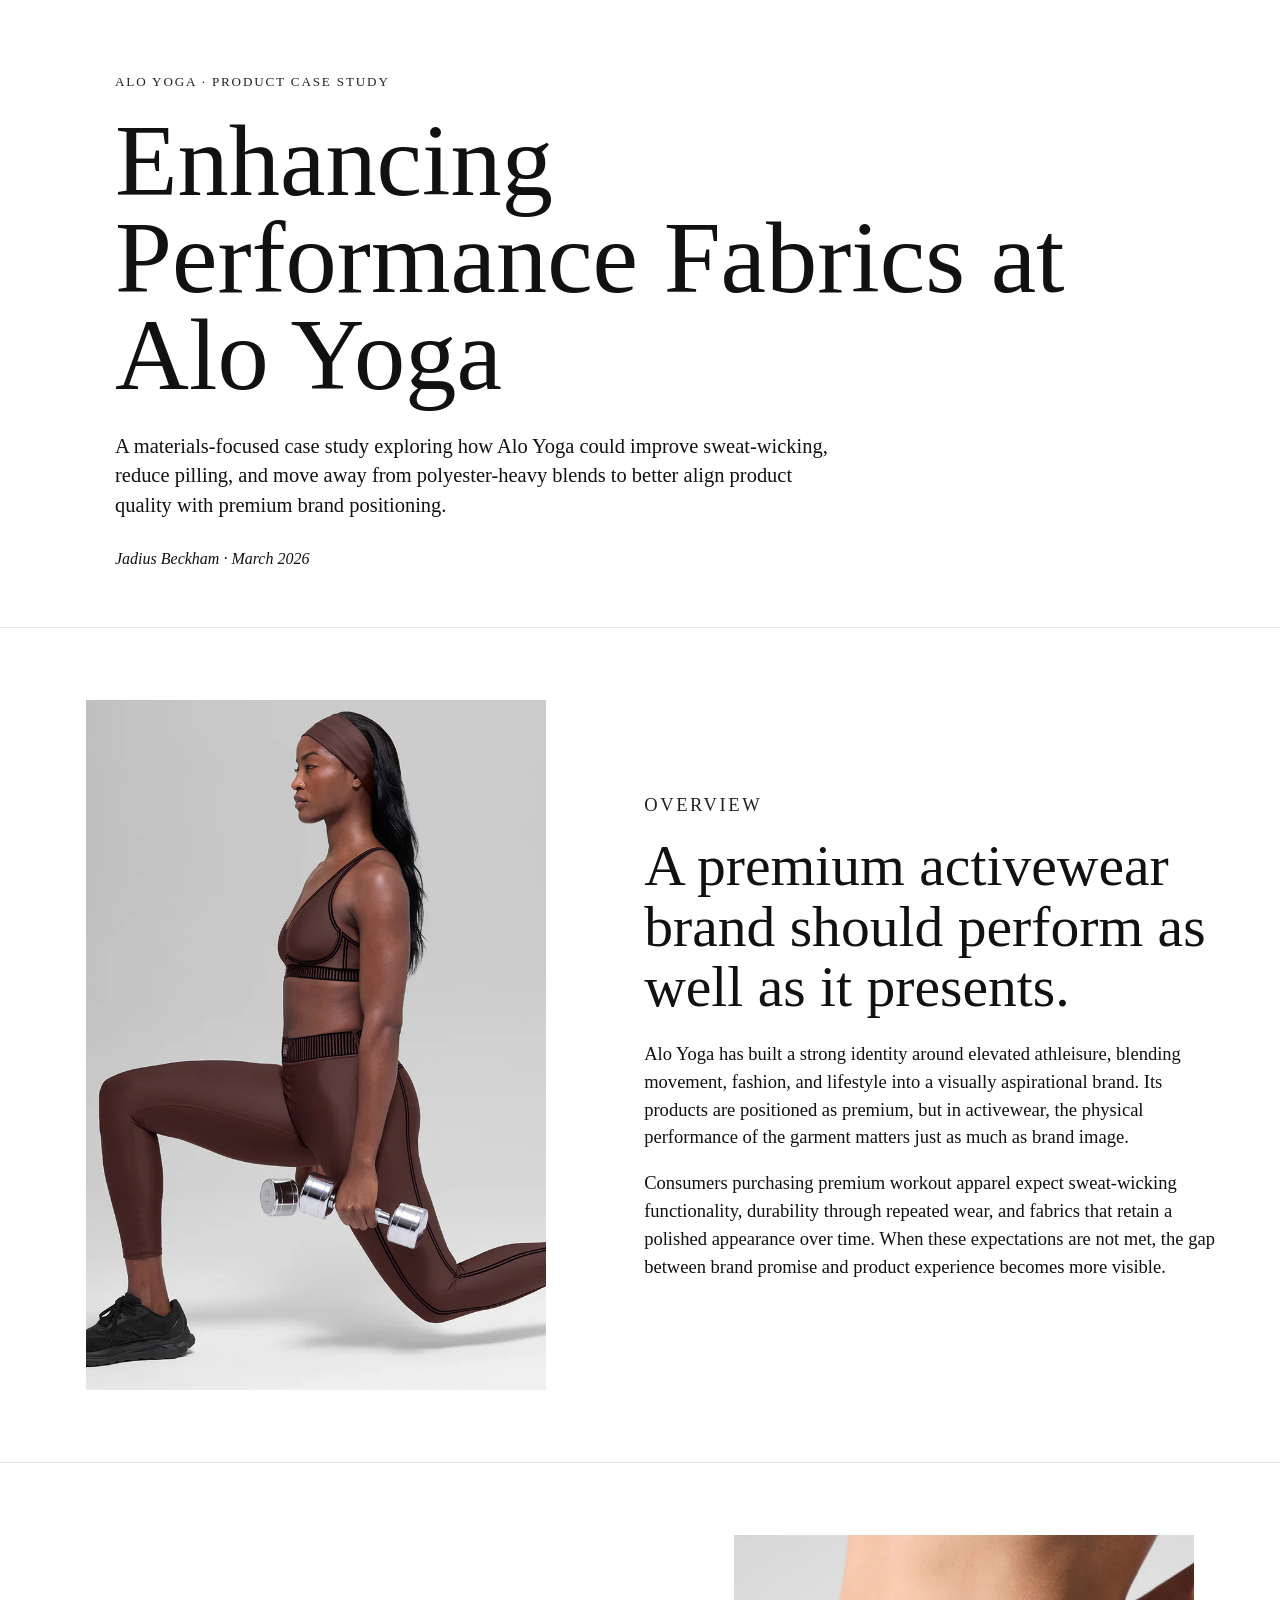
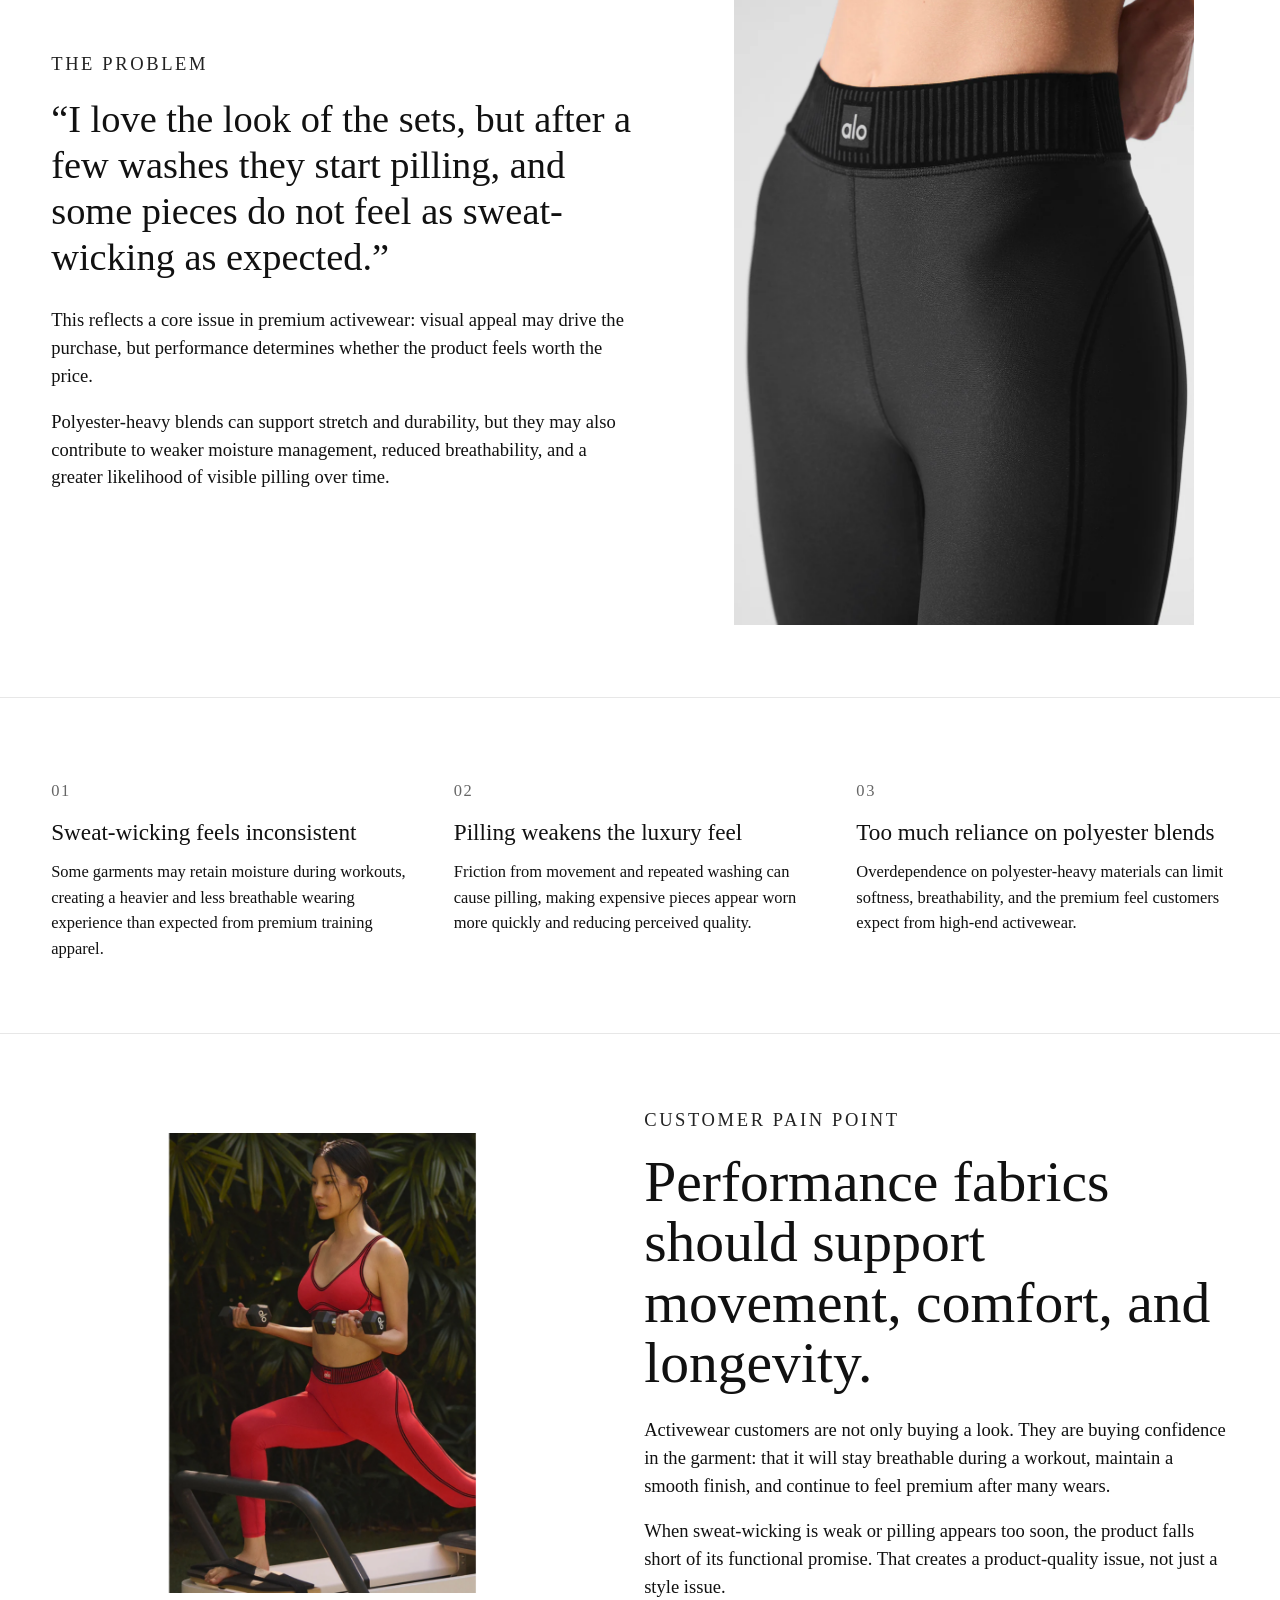
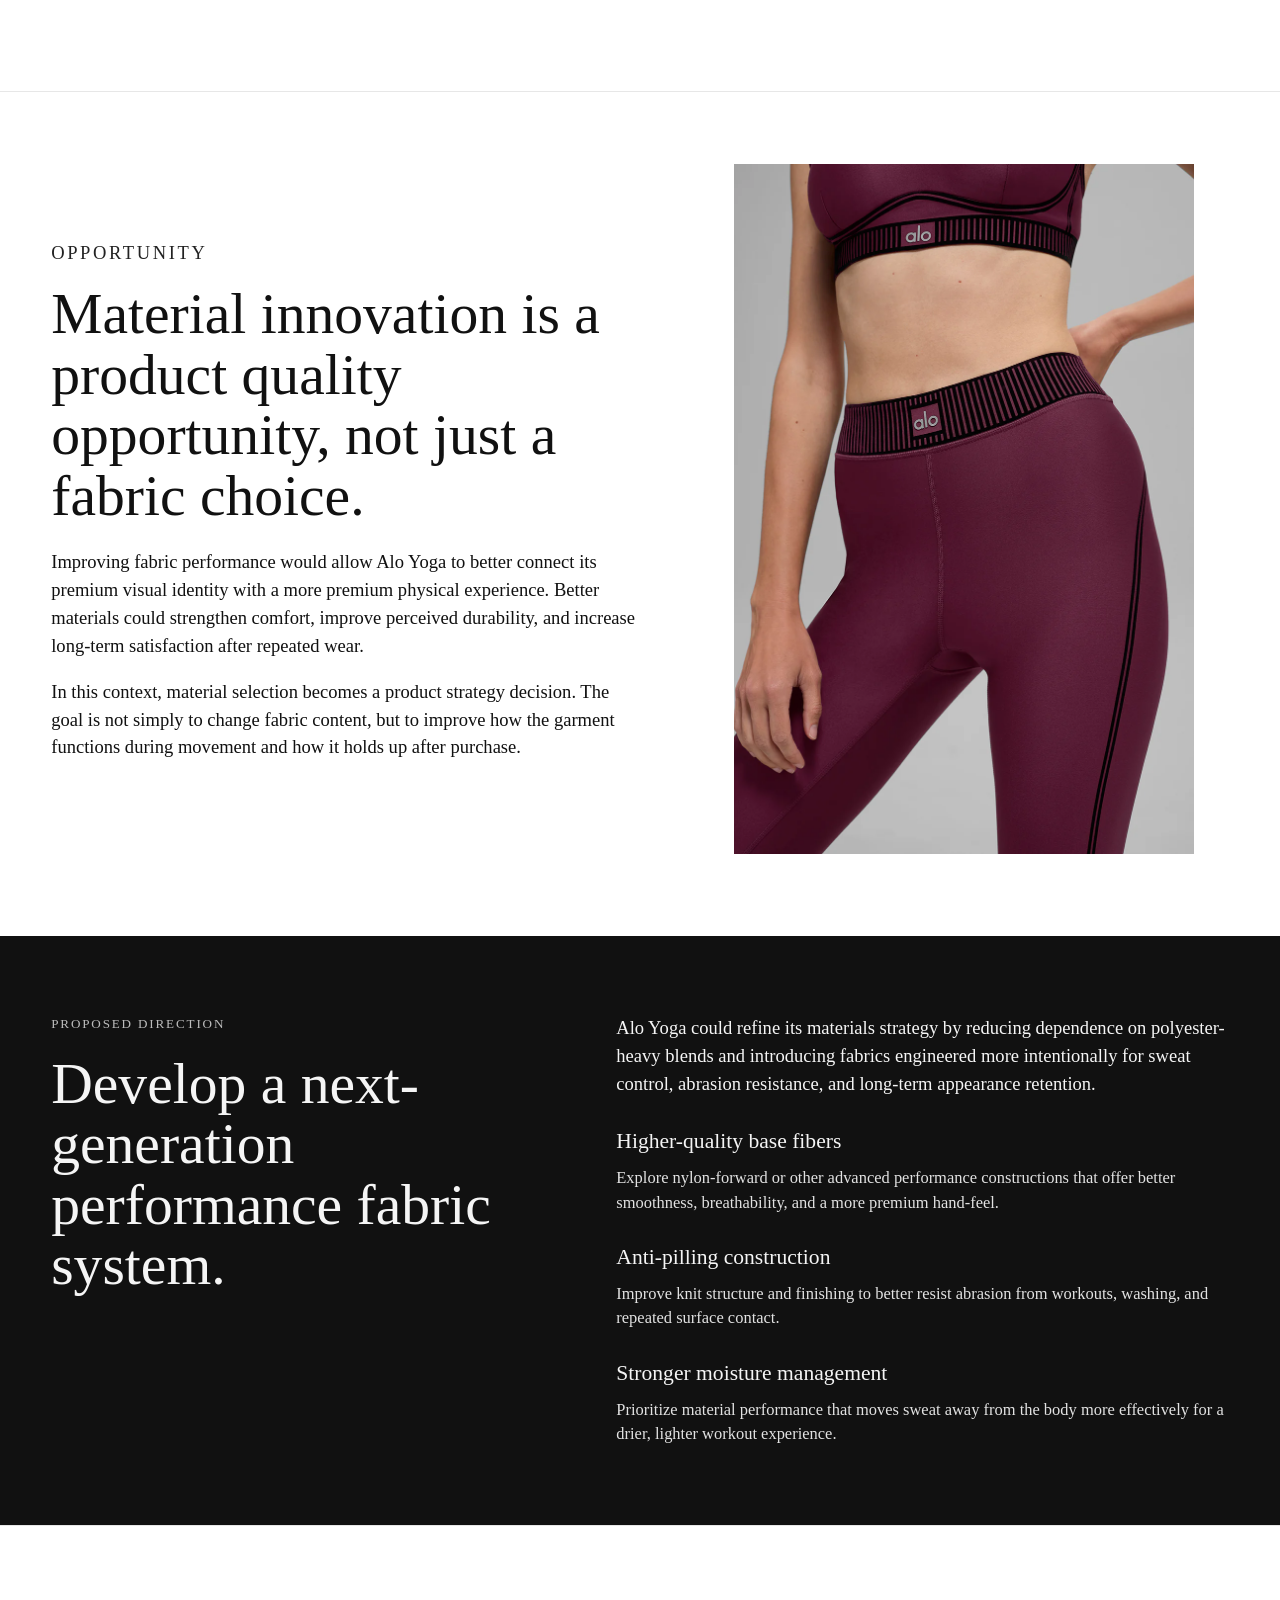
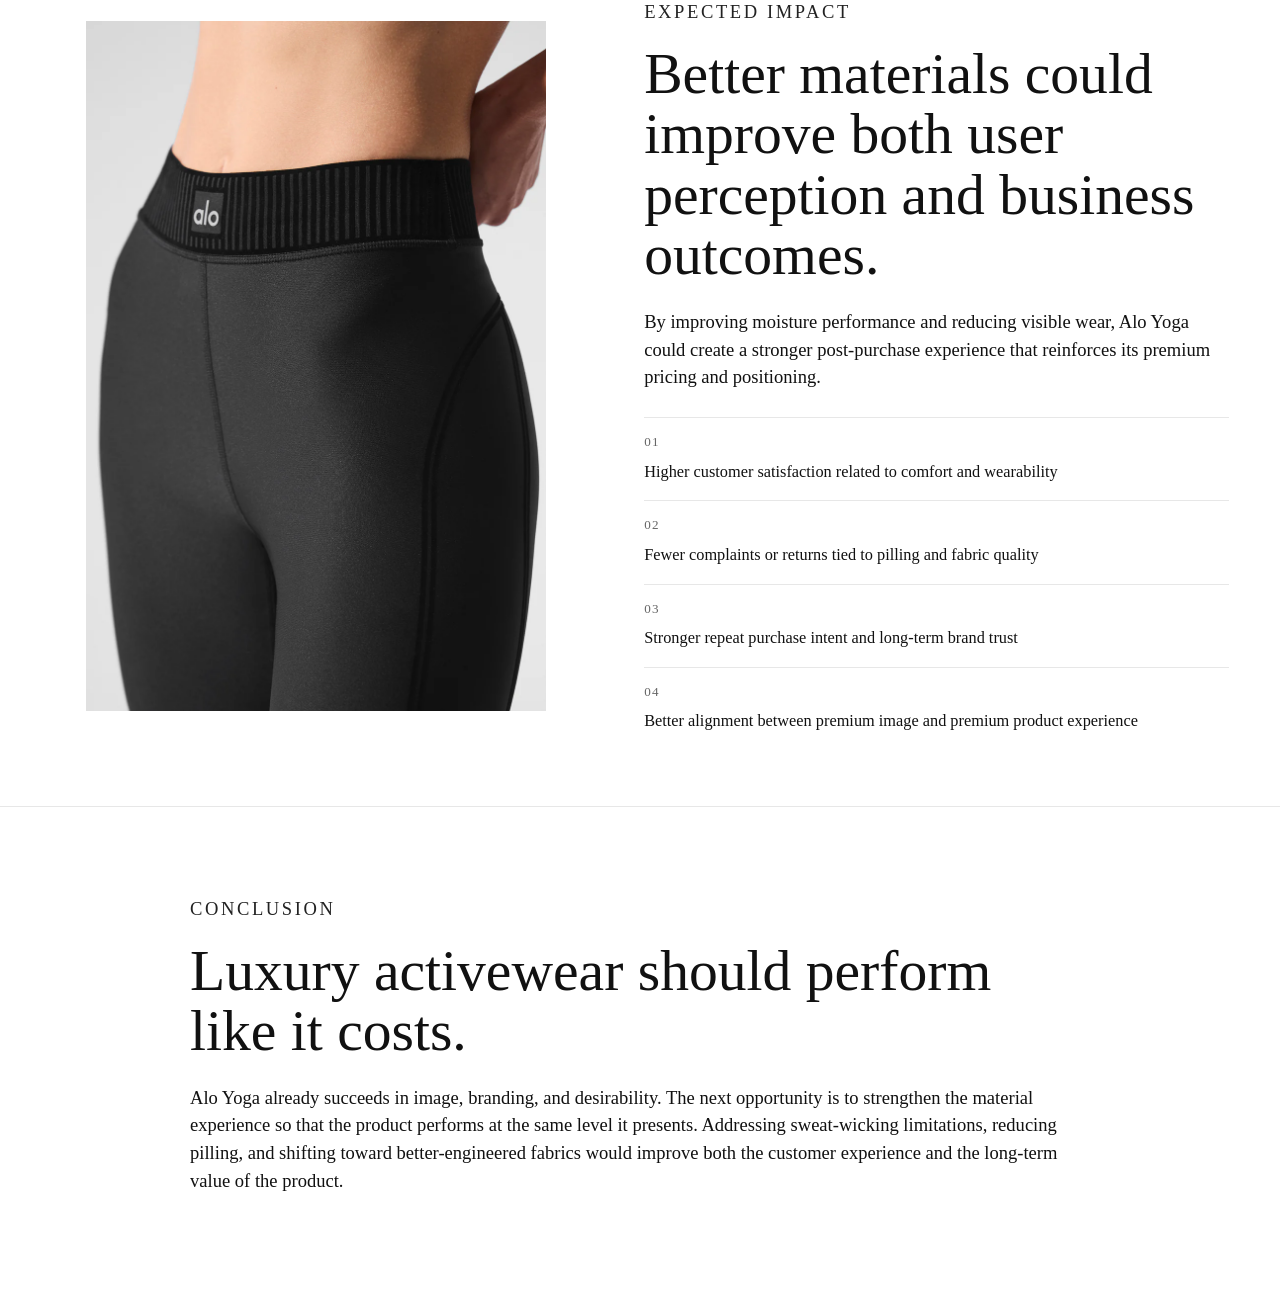
<file: index.html>
<!DOCTYPE html>
<html lang="en">
<head>
  <meta charset="UTF-8" />
  <meta name="viewport" content="width=device-width, initial-scale=1.0" />
  <title>Enhancing Performance Fabrics at Alo Yoga</title>
  <link rel="stylesheet" href="style.css" />
</head>
<body>
  <main>
    <section class="hero">
      <div class="container hero-inner">
        <p class="eyebrow">ALO YOGA · PRODUCT CASE STUDY</p>
        <h1>Enhancing Performance Fabrics at Alo Yoga</h1>
        <p class="intro">
          A materials-focused case study exploring how Alo Yoga could improve sweat-wicking,
          reduce pilling, and move away from polyester-heavy blends to better align product
          quality with premium brand positioning.
        </p>
        <p class="byline">Jadius Beckham · March 2026</p>
      </div>
    </section>

    <section class="case-section">
      <div class="container section-grid">
        <div class="section-media">
         <img src="hero.jpg" alt="Alo Yoga activewear set">
        </div>
        <div class="section-content">
          <p class="section-label">Overview</p>
          <h2>A premium activewear brand should perform as well as it presents.</h2>
          <p>
            Alo Yoga has built a strong identity around elevated athleisure, blending movement,
            fashion, and lifestyle into a visually aspirational brand. Its products are positioned
            as premium, but in activewear, the physical performance of the garment matters just as
            much as brand image.
          </p>
          <p>
            Consumers purchasing premium workout apparel expect sweat-wicking functionality,
            durability through repeated wear, and fabrics that retain a polished appearance over time.
            When these expectations are not met, the gap between brand promise and product experience
            becomes more visible.
          </p>
        </div>
      </div>
    </section>

    <section class="case-section reverse">
      <div class="container section-grid">
        <div class="section-media">
          <img src="fabric.jpg" alt="Close-up of Alo Yoga performance fabric">
        </div>
        <div class="section-content">
          <p class="section-label">The Problem</p>
          <blockquote>
            “I love the look of the sets, but after a few washes they start pilling, and some pieces
            do not feel as sweat-wicking as expected.”
          </blockquote>
          <p>
            This reflects a core issue in premium activewear: visual appeal may drive the purchase,
            but performance determines whether the product feels worth the price.
          </p>
          <p>
            Polyester-heavy blends can support stretch and durability, but they may also contribute
            to weaker moisture management, reduced breathability, and a greater likelihood of visible
            pilling over time.
          </p>
        </div>
      </div>
    </section>

    <section class="stats-section">
      <div class="container stats-grid">
        <div class="stat-card">
          <p class="stat-number">01</p>
          <h3>Sweat-wicking feels inconsistent</h3>
          <p>
            Some garments may retain moisture during workouts, creating a heavier and less breathable
            wearing experience than expected from premium training apparel.
          </p>
        </div>

        <div class="stat-card">
          <p class="stat-number">02</p>
          <h3>Pilling weakens the luxury feel</h3>
          <p>
            Friction from movement and repeated washing can cause pilling, making expensive pieces
            appear worn more quickly and reducing perceived quality.
          </p>
        </div>

        <div class="stat-card">
          <p class="stat-number">03</p>
          <h3>Too much reliance on polyester blends</h3>
          <p>
            Overdependence on polyester-heavy materials can limit softness, breathability, and the
            premium feel customers expect from high-end activewear.
          </p>
        </div>
      </div>
    </section>

    <section class="case-section">
      <div class="container section-grid">
        <div class="section-media">
          <img src="workout.jpg" alt="Person wearing Alo Yoga activewear during workout">
        </div>
        <div class="section-content">
          <p class="section-label">Customer Pain Point</p>
          <h2>Performance fabrics should support movement, comfort, and longevity.</h2>
          <p>
            Activewear customers are not only buying a look. They are buying confidence in the garment:
            that it will stay breathable during a workout, maintain a smooth finish, and continue to
            feel premium after many wears.
          </p>
          <p>
            When sweat-wicking is weak or pilling appears too soon, the product falls short of its
            functional promise. That creates a product-quality issue, not just a style issue.
          </p>
        </div>
      </div>
    </section>

    <section class="case-section reverse">
      <div class="container section-grid">
        <div class="section-media">
          <img src="detail.jpg" alt="Detail of Alo Yoga garment construction">
        </div>
        <div class="section-content">
          <p class="section-label">Opportunity</p>
          <h2>Material innovation is a product quality opportunity, not just a fabric choice.</h2>
          <p>
            Improving fabric performance would allow Alo Yoga to better connect its premium visual
            identity with a more premium physical experience. Better materials could strengthen comfort,
            improve perceived durability, and increase long-term satisfaction after repeated wear.
          </p>
          <p>
            In this context, material selection becomes a product strategy decision. The goal is not
            simply to change fabric content, but to improve how the garment functions during movement
            and how it holds up after purchase.
          </p>
        </div>
      </div>
    </section>

    <section class="dark-section">
      <div class="container dark-grid">
        <div class="dark-left">
          <p class="section-label dark-label">Proposed Direction</p>
          <h2>Develop a next-generation performance fabric system.</h2>
        </div>

        <div class="dark-right">
          <p>
            Alo Yoga could refine its materials strategy by reducing dependence on polyester-heavy blends
            and introducing fabrics engineered more intentionally for sweat control, abrasion resistance,
            and long-term appearance retention.
          </p>

          <div class="solution-list">
            <div class="solution-item">
              <h3>Higher-quality base fibers</h3>
              <p>
                Explore nylon-forward or other advanced performance constructions that offer better
                smoothness, breathability, and a more premium hand-feel.
              </p>
            </div>

            <div class="solution-item">
              <h3>Anti-pilling construction</h3>
              <p>
                Improve knit structure and finishing to better resist abrasion from workouts, washing,
                and repeated surface contact.
              </p>
            </div>

            <div class="solution-item">
              <h3>Stronger moisture management</h3>
              <p>
                Prioritize material performance that moves sweat away from the body more effectively
                for a drier, lighter workout experience.
              </p>
            </div>
          </div>
        </div>
      </div>
    </section>

    <section class="case-section">
      <div class="container section-grid">
        <div class="section-media">
          <img src="fabric.jpg" alt="Close-up of performance fabric">
        </div>
        <div class="section-content">
          <p class="section-label">Expected Impact</p>
          <h2>Better materials could improve both user perception and business outcomes.</h2>
          <p>
            By improving moisture performance and reducing visible wear, Alo Yoga could create a stronger
            post-purchase experience that reinforces its premium pricing and positioning.
          </p>

          <div class="impact-list">
            <div class="impact-item">
              <span>01</span>
              <p>Higher customer satisfaction related to comfort and wearability</p>
            </div>
            <div class="impact-item">
              <span>02</span>
              <p>Fewer complaints or returns tied to pilling and fabric quality</p>
            </div>
            <div class="impact-item">
              <span>03</span>
              <p>Stronger repeat purchase intent and long-term brand trust</p>
            </div>
            <div class="impact-item">
              <span>04</span>
              <p>Better alignment between premium image and premium product experience</p>
            </div>
          </div>
        </div>
      </div>
    </section>

    <section class="closing">
      <div class="container closing-inner">
        <p class="section-label">Conclusion</p>
        <h2>Luxury activewear should perform like it costs.</h2>
        <p>
          Alo Yoga already succeeds in image, branding, and desirability. The next opportunity is to
          strengthen the material experience so that the product performs at the same level it presents.
          Addressing sweat-wicking limitations, reducing pilling, and shifting toward better-engineered
          fabrics would improve both the customer experience and the long-term value of the product.
        </p>
      </div>
    </section>
  </main>
</body>
</html>
</file>
<file: style.css>
* {
  margin: 0;
  padding: 0;
  box-sizing: border-box;
}

html {
  scroll-behavior: smooth;
}

body {
  font-family: "Times New Roman", Times, serif;
  color: #111111;
  background: #ffffff;
  line-height: 1.5;
}

img {
  display: block;
  width: 100%;
}

.container {
  width: min(92%, 1200px);
  margin: 0 auto;
}

.hero {
  padding: 72px 0 56px;
}

.hero-inner {
  max-width: 1050px;
}

.eyebrow,
.section-label {
  font-size: 0.82rem;
  letter-spacing: 0.14em;
  text-transform: uppercase;
  margin-bottom: 20px;
  color: #222222;
}

.hero h1 {
  font-size: clamp(3.4rem, 8vw, 7rem);
  line-height: 0.95;
  font-weight: 400;
  max-width: 980px;
  margin-bottom: 28px;
}

.intro {
  font-size: 1.28rem;
  max-width: 720px;
  line-height: 1.45;
  margin-bottom: 26px;
}

.byline {
  font-size: 1rem;
  font-style: italic;
}

.case-section {
  padding: 72px 0;
  border-top: 1px solid #e7e7e7;
}

.section-grid {
  display: grid;
  grid-template-columns: 0.95fr 1.05fr;
  gap: 64px;
  align-items: center;
}

.reverse .section-grid {
  grid-template-columns: 1.05fr 0.95fr;
}

.reverse .section-media {
  order: 2;
}

.reverse .section-content {
  order: 1;
}

.section-media {
  display: flex;
  justify-content: center;
}

.section-media img {
  width: 100%;
  max-width: 460px;
  height: auto;
  object-fit: contain;
}

.section-content {
  max-width: 620px;
}

.section-content h2,
.dark-left h2,
.closing h2 {
  font-size: clamp(2.2rem, 4.5vw, 3.9rem);
  line-height: 1.05;
  font-weight: 400;
  margin-bottom: 22px;
}

.section-content p,
.dark-right p,
.closing p {
  font-size: 1.16rem;
  margin-bottom: 18px;
}

blockquote {
  font-size: clamp(1.5rem, 3vw, 2.4rem);
  line-height: 1.2;
  font-weight: 400;
  margin-bottom: 26px;
  color: #111111;
}

.stats-section {
  padding: 72px 0;
  border-top: 1px solid #e7e7e7;
}

.stats-grid {
  display: grid;
  grid-template-columns: repeat(3, 1fr);
  gap: 30px;
}

.stat-card {
  padding-top: 8px;
}

.stat-number {
  font-size: 0.85rem;
  letter-spacing: 0.1em;
  margin-bottom: 16px;
  color: #666666;
}

.stat-card h3 {
  font-size: 1.45rem;
  line-height: 1.2;
  font-weight: 400;
  margin-bottom: 12px;
}

.stat-card p {
  font-size: 1.03rem;
  line-height: 1.55;
}

.dark-section {
  background: #111111;
  color: #f5f5f5;
  padding: 78px 0;
  margin-top: 10px;
}

.dark-grid {
  display: grid;
  grid-template-columns: 0.9fr 1.1fr;
  gap: 64px;
  align-items: start;
}

.dark-label {
  color: rgba(255, 255, 255, 0.72);
}

.dark-right > p {
  margin-bottom: 28px;
}

.solution-list {
  display: grid;
  gap: 26px;
}

.solution-item h3 {
  font-size: 1.35rem;
  font-weight: 400;
  margin-bottom: 8px;
}

.solution-item p {
  font-size: 1.03rem;
  color: rgba(255, 255, 255, 0.88);
  margin-bottom: 0;
}

.impact-list {
  margin-top: 26px;
  display: grid;
  gap: 16px;
}

.impact-item {
  border-top: 1px solid #e7e7e7;
  padding-top: 14px;
}

.impact-item span {
  display: block;
  font-size: 0.82rem;
  letter-spacing: 0.1em;
  color: #666666;
  margin-bottom: 8px;
}

.impact-item p {
  margin-bottom: 0;
  font-size: 1.02rem;
}

.closing {
  padding: 88px 0 100px;
  border-top: 1px solid #e7e7e7;
}

.closing-inner {
  max-width: 900px;
}

@media (max-width: 980px) {
  .section-grid,
  .reverse .section-grid,
  .dark-grid,
  .stats-grid {
    grid-template-columns: 1fr;
  }

  .reverse .section-media,
  .reverse .section-content {
    order: initial;
  }

  .section-media img {
    max-width: 520px;
  }

  .case-section,
  .stats-section,
  .dark-section,
  .closing {
    padding: 58px 0;
  }
}

@media (max-width: 640px) {
  .hero {
    padding: 48px 0 40px;
  }

  .intro,
  .section-content p,
  .dark-right p,
  .closing p {
    font-size: 1.02rem;
  }

  .section-grid,
  .dark-grid {
    gap: 34px;
  }

  blockquote {
    font-size: 1.35rem;
  }

  .section-media img {
    max-width: 100%;
  }
}
</file>
